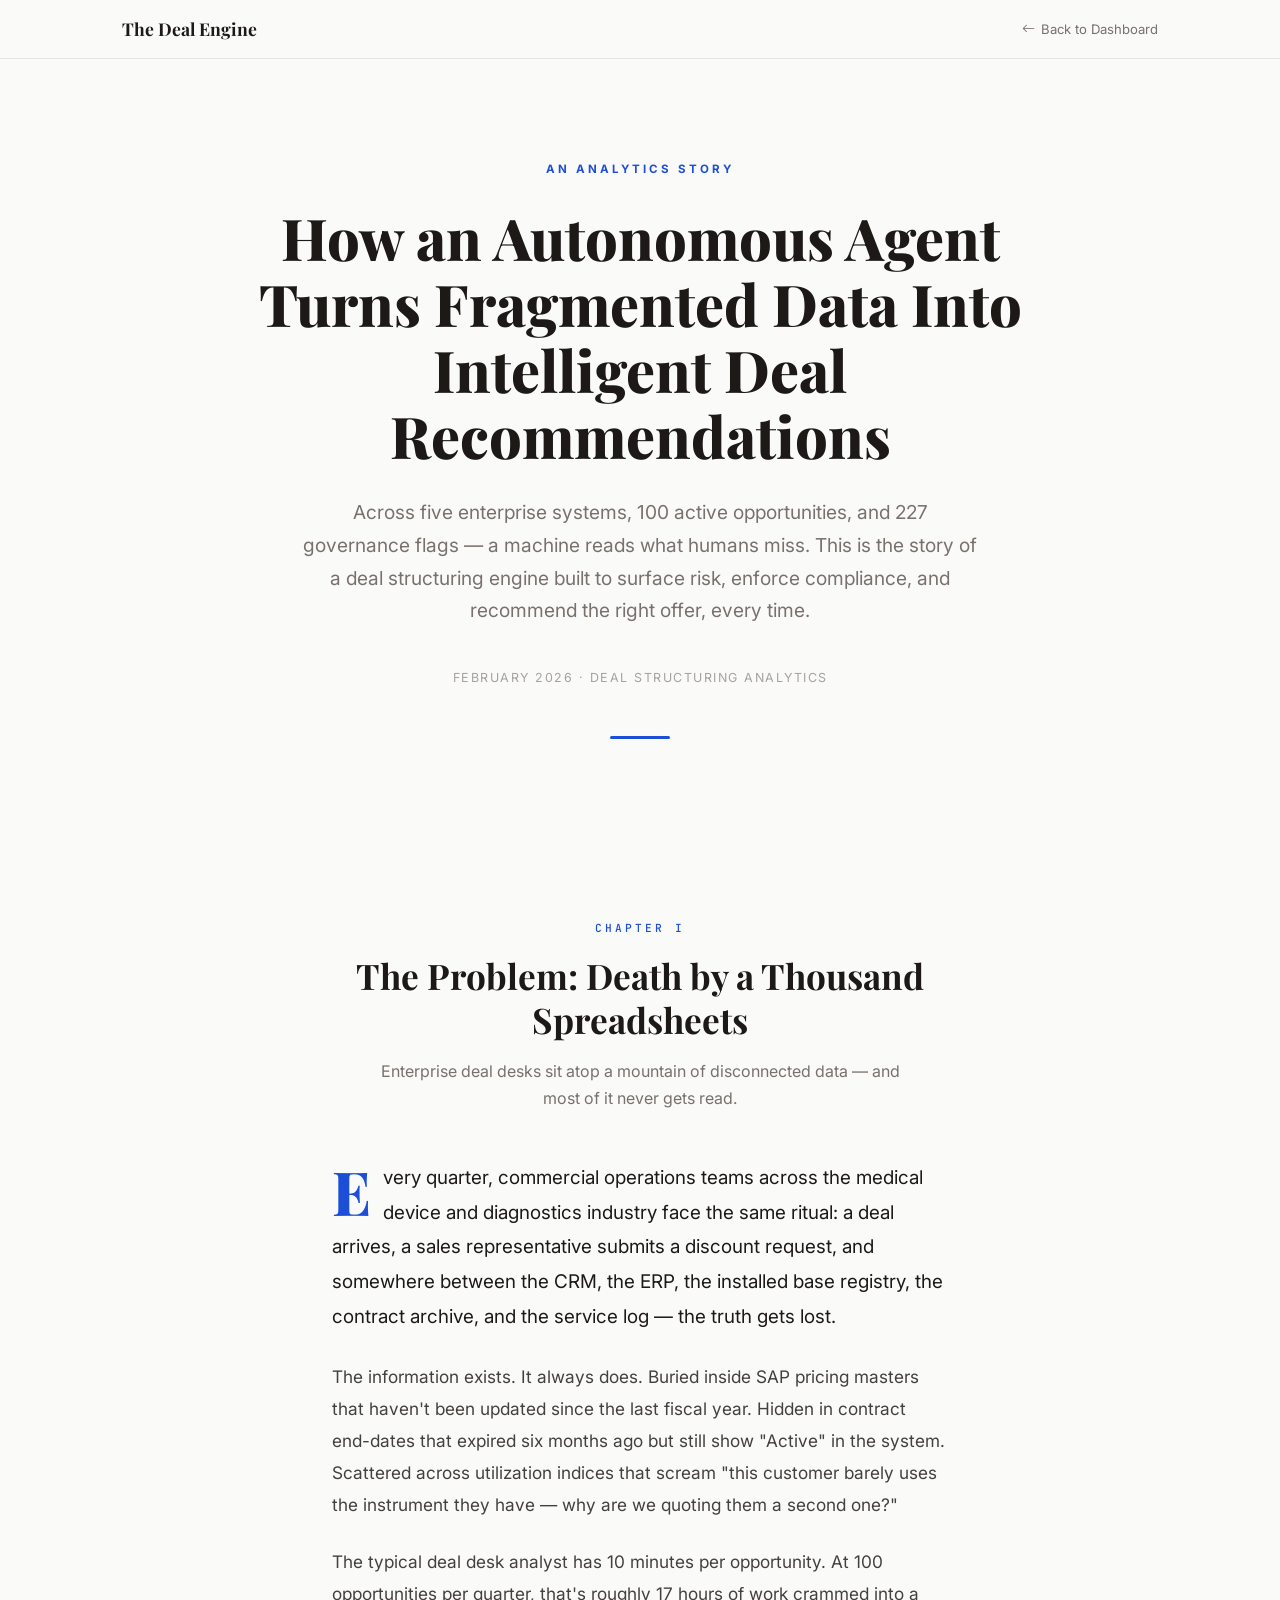
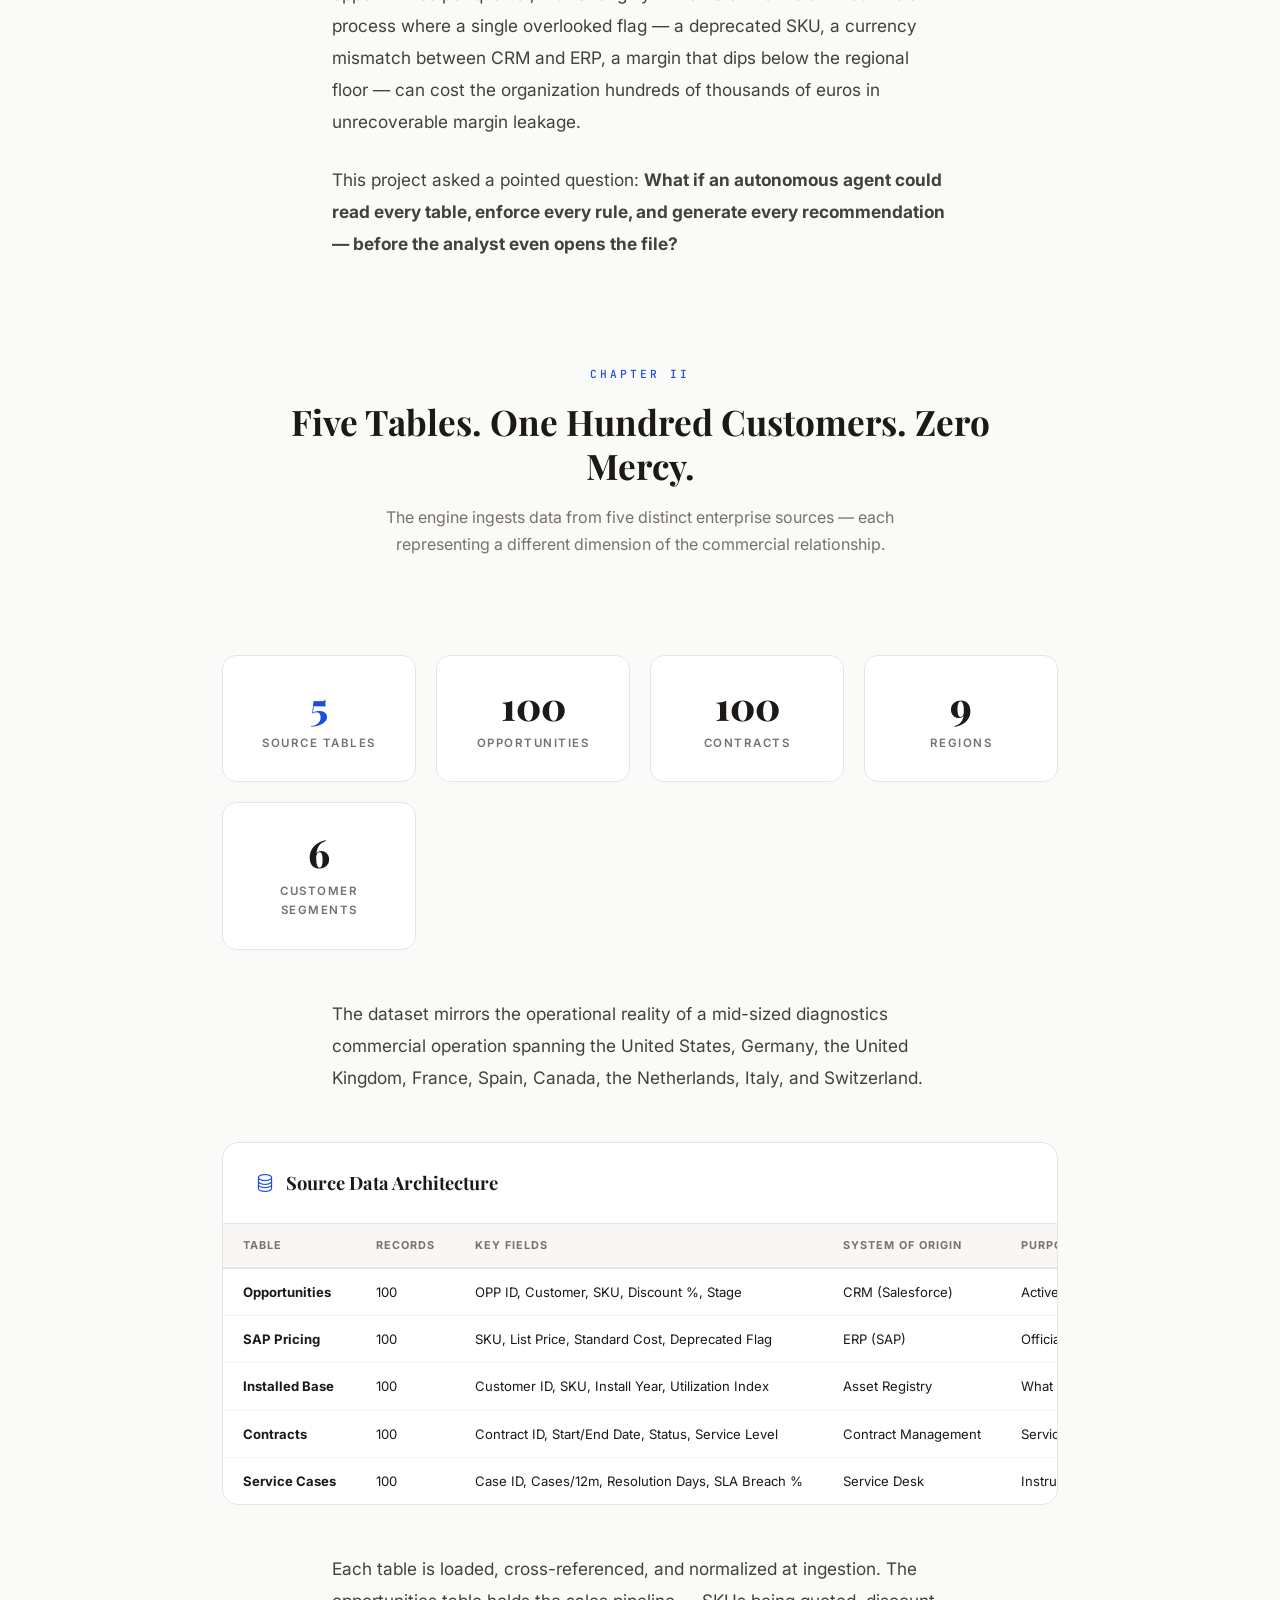
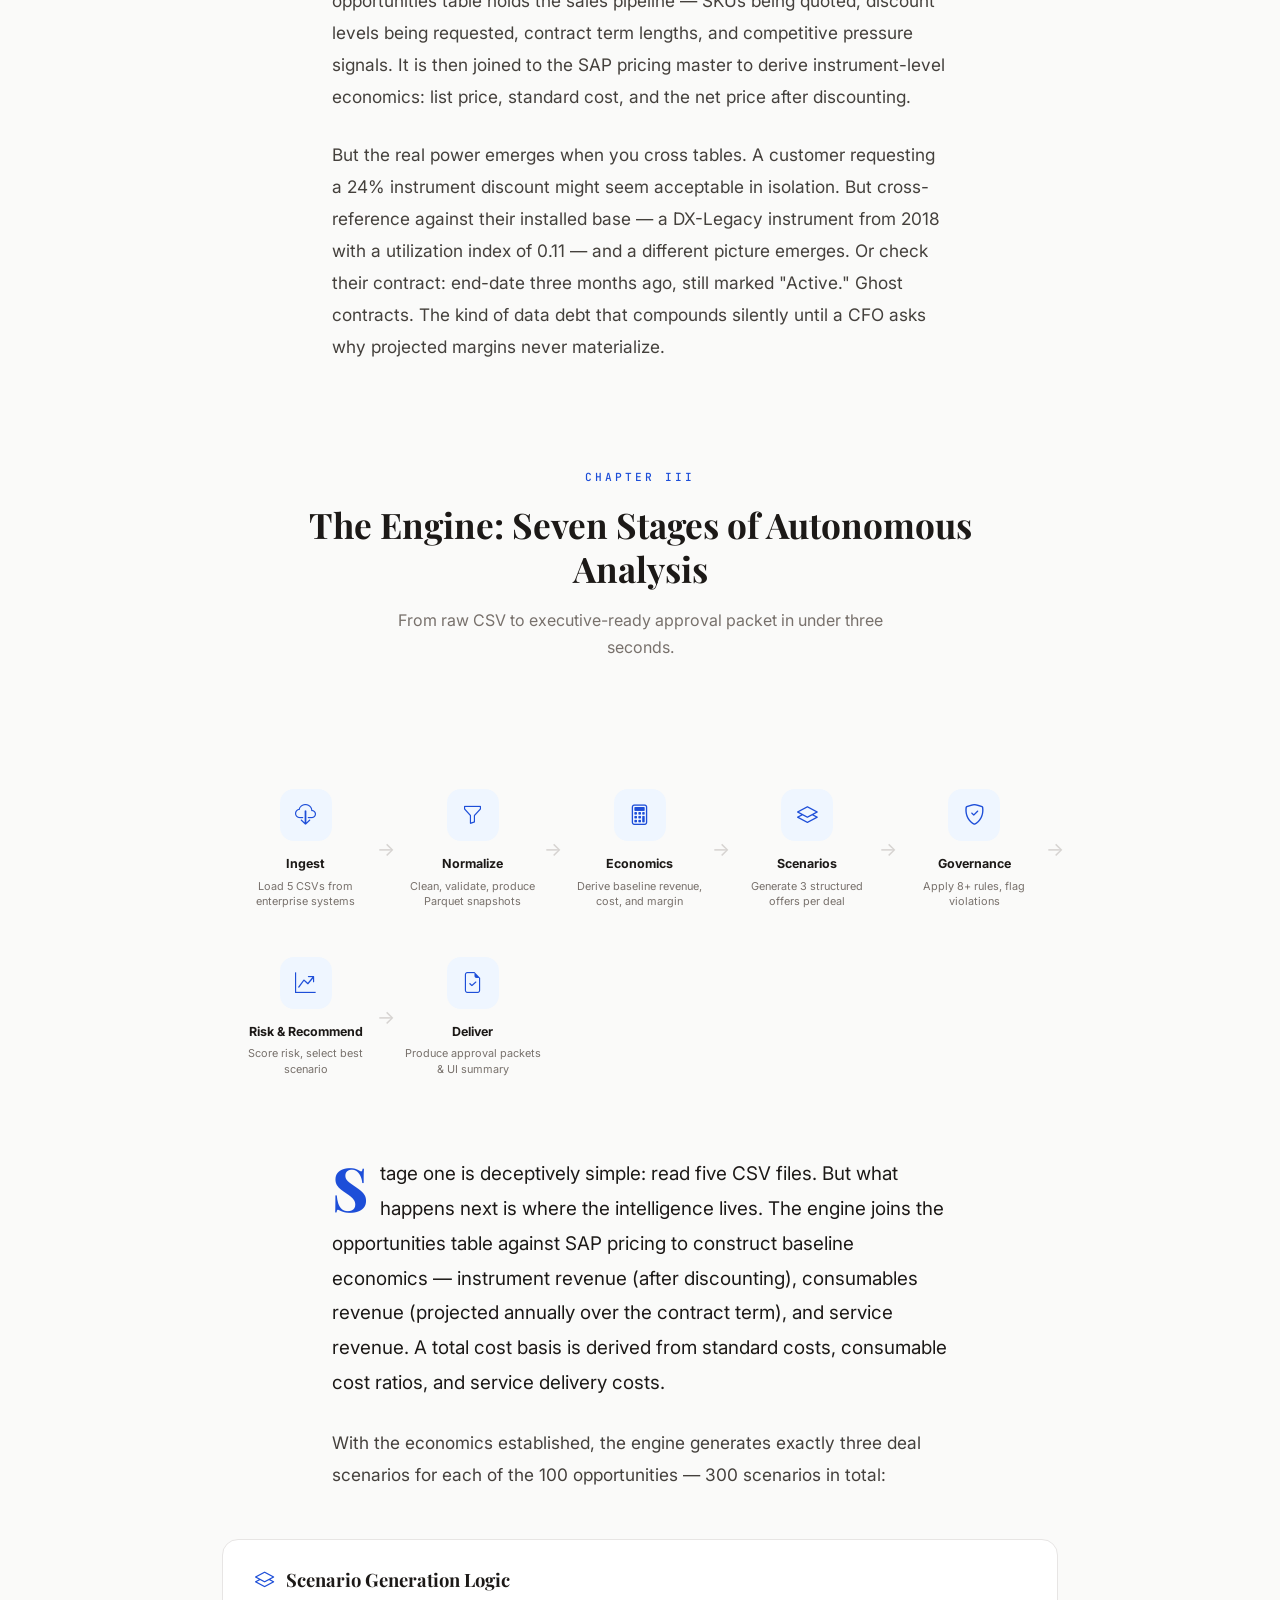
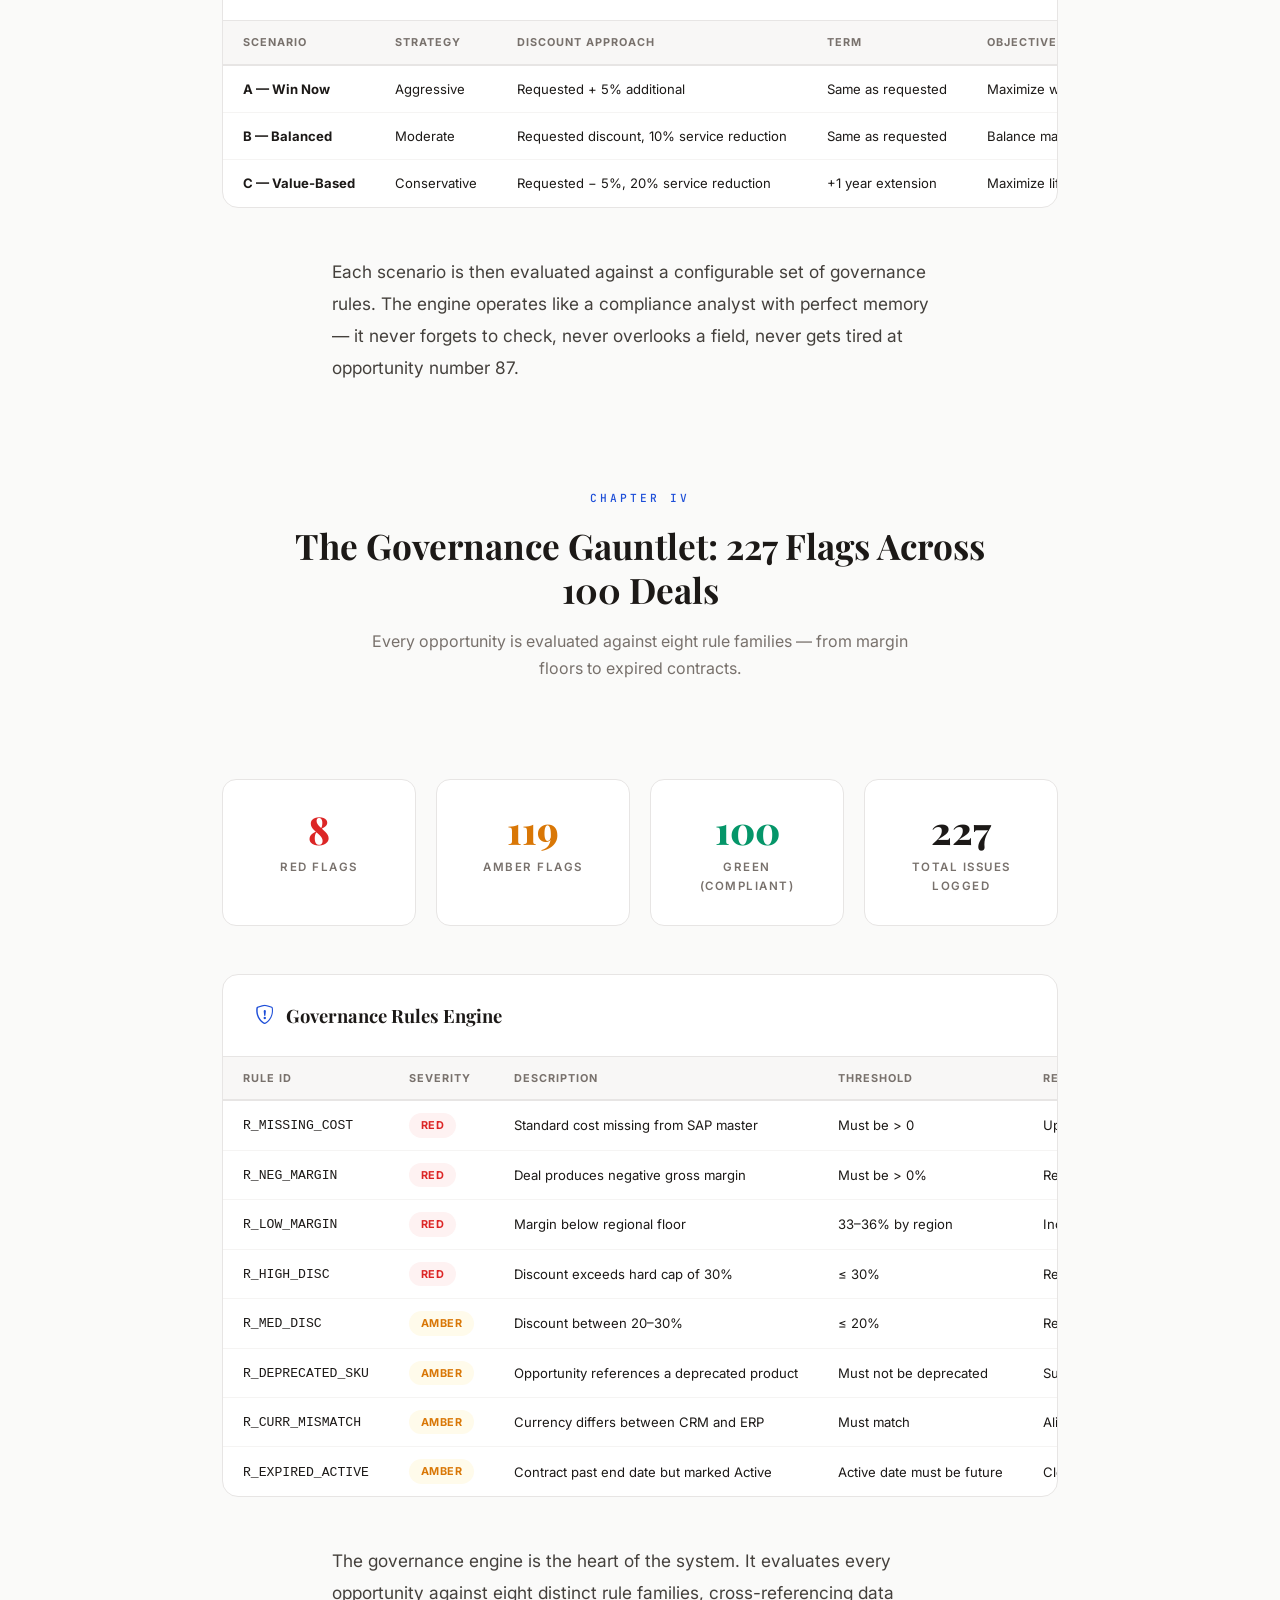
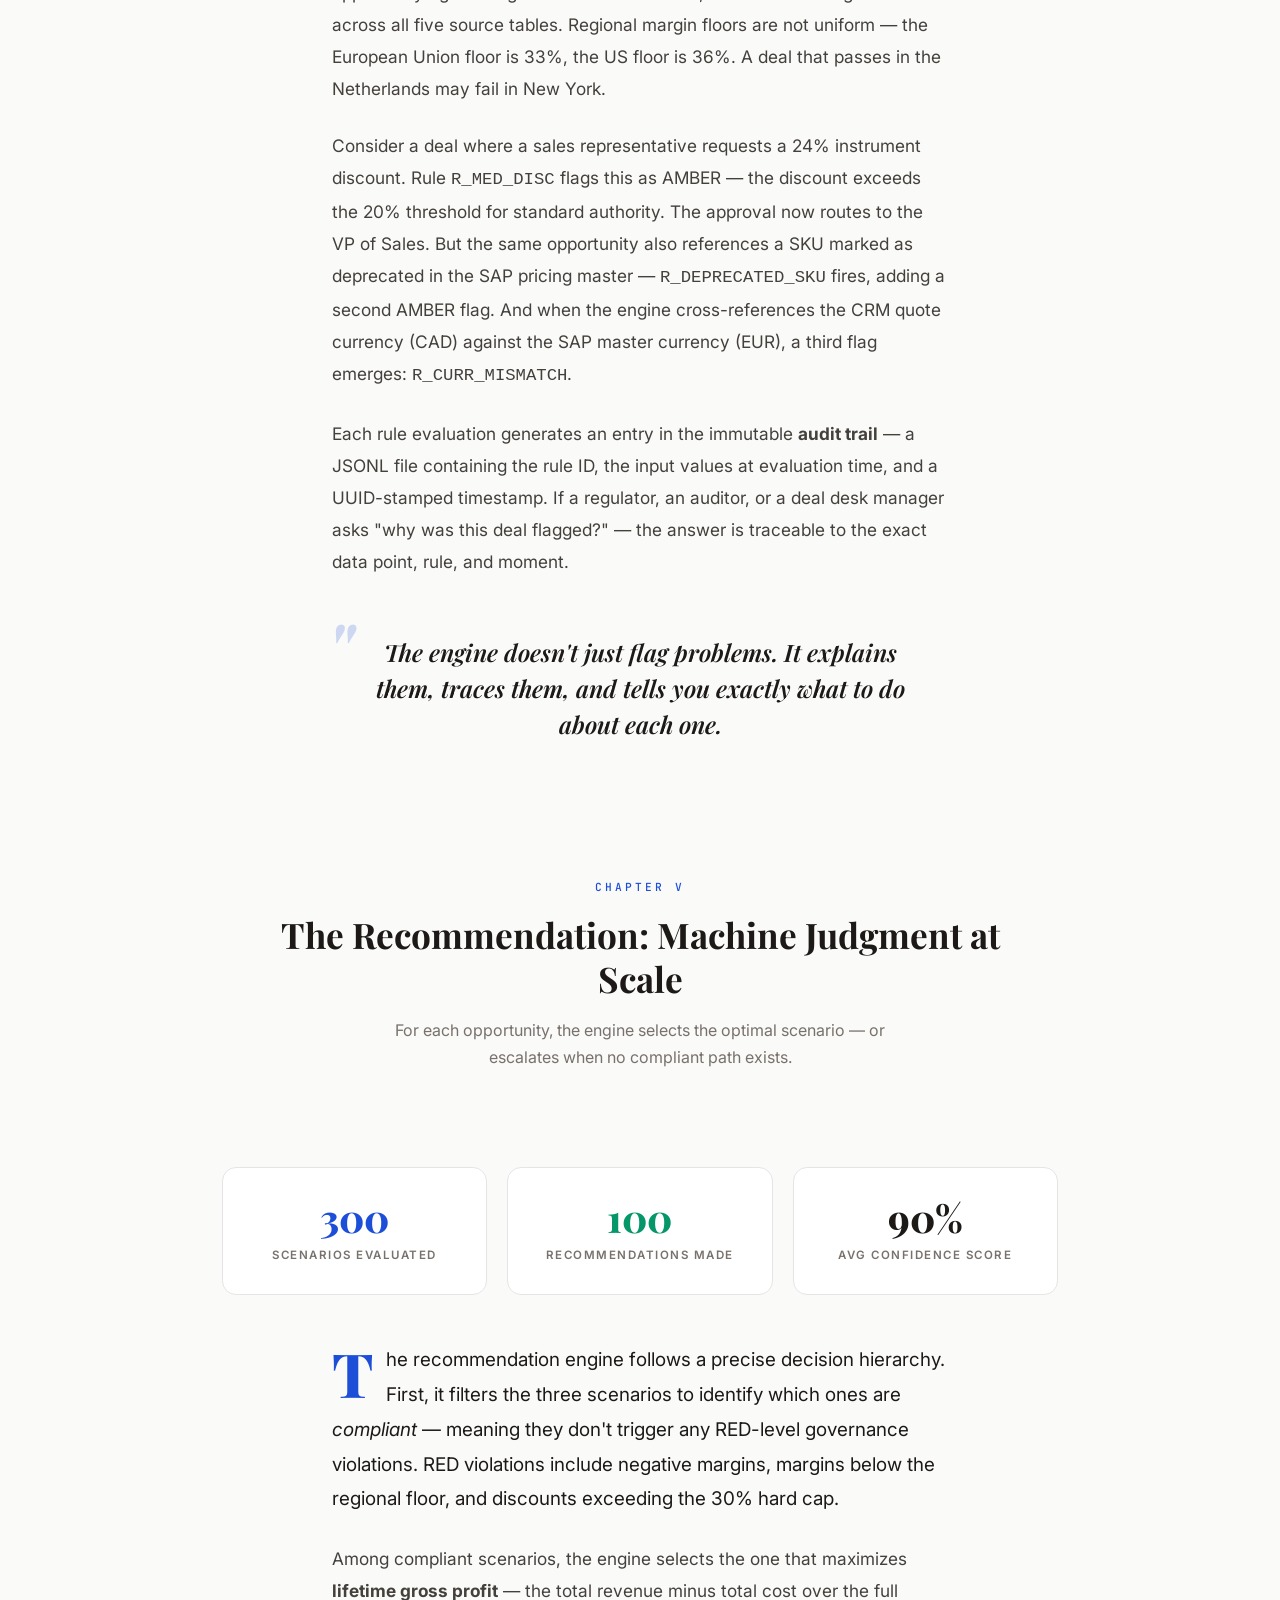
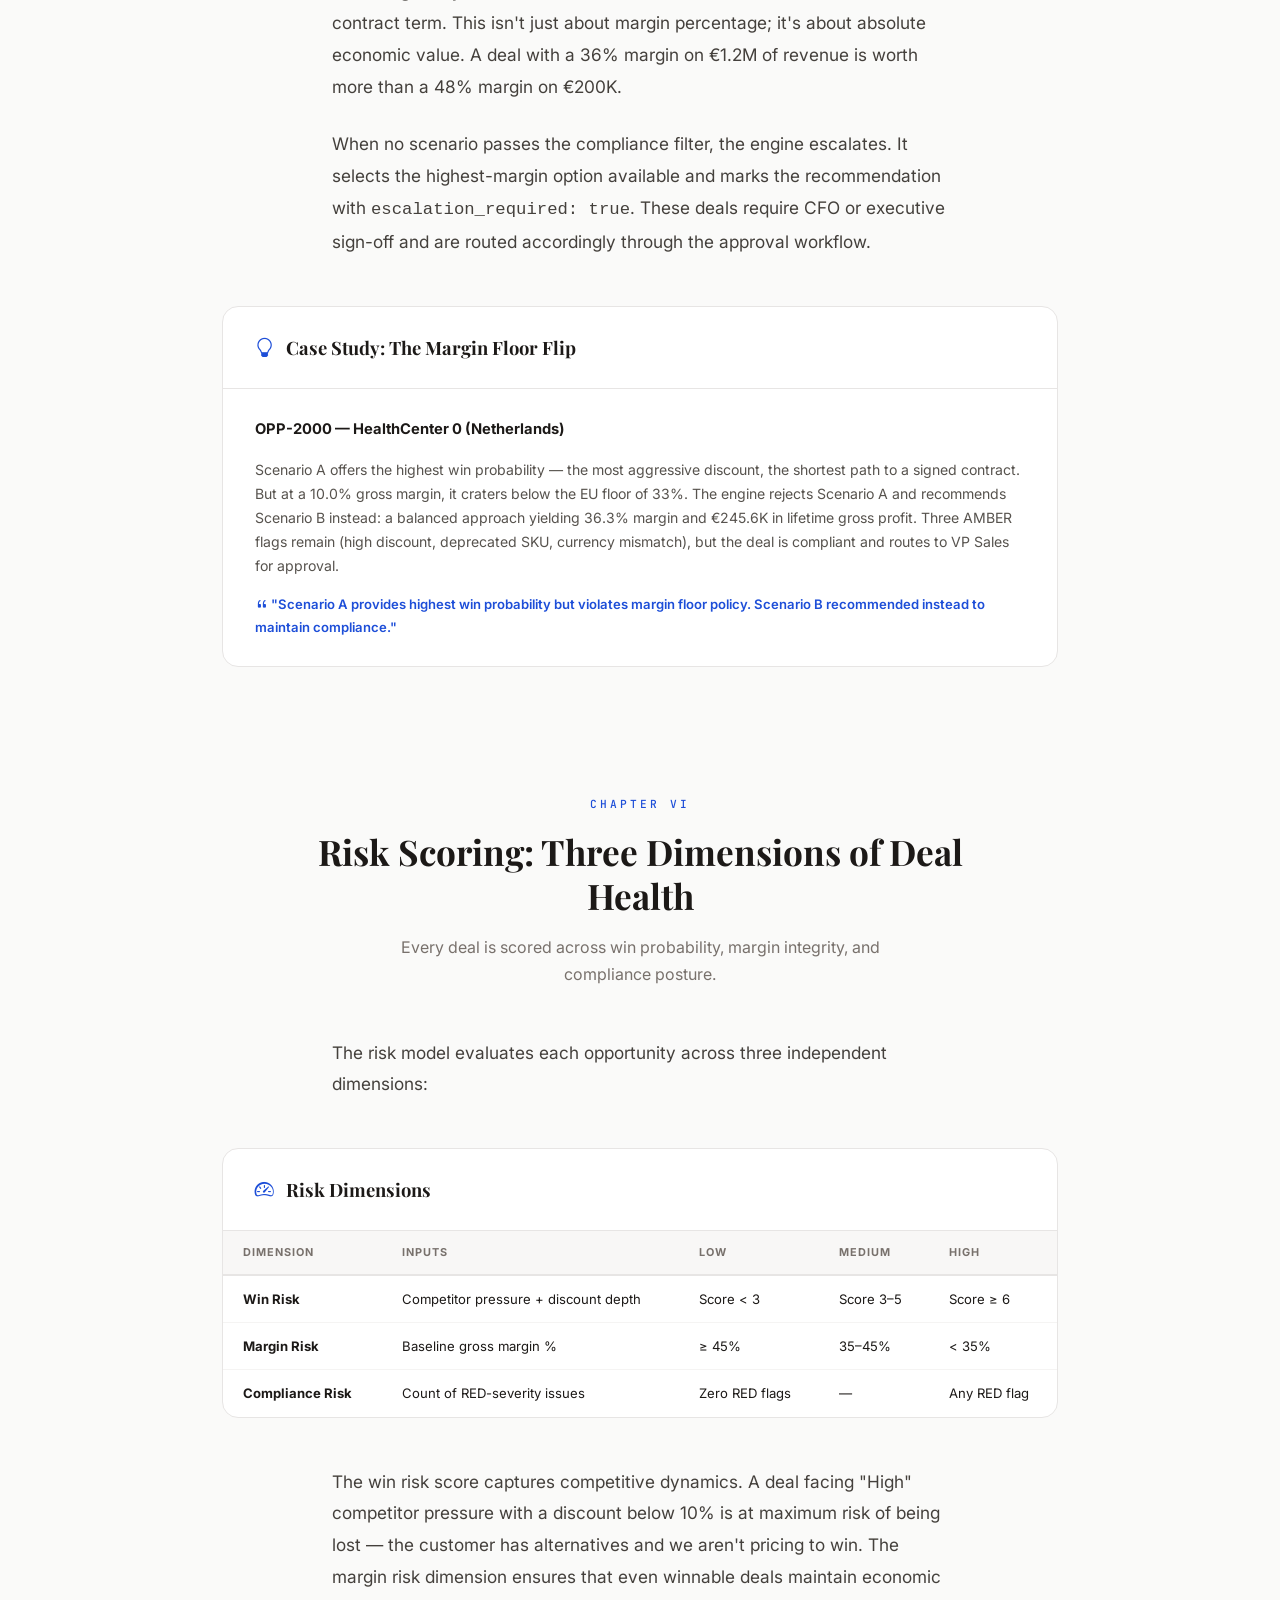
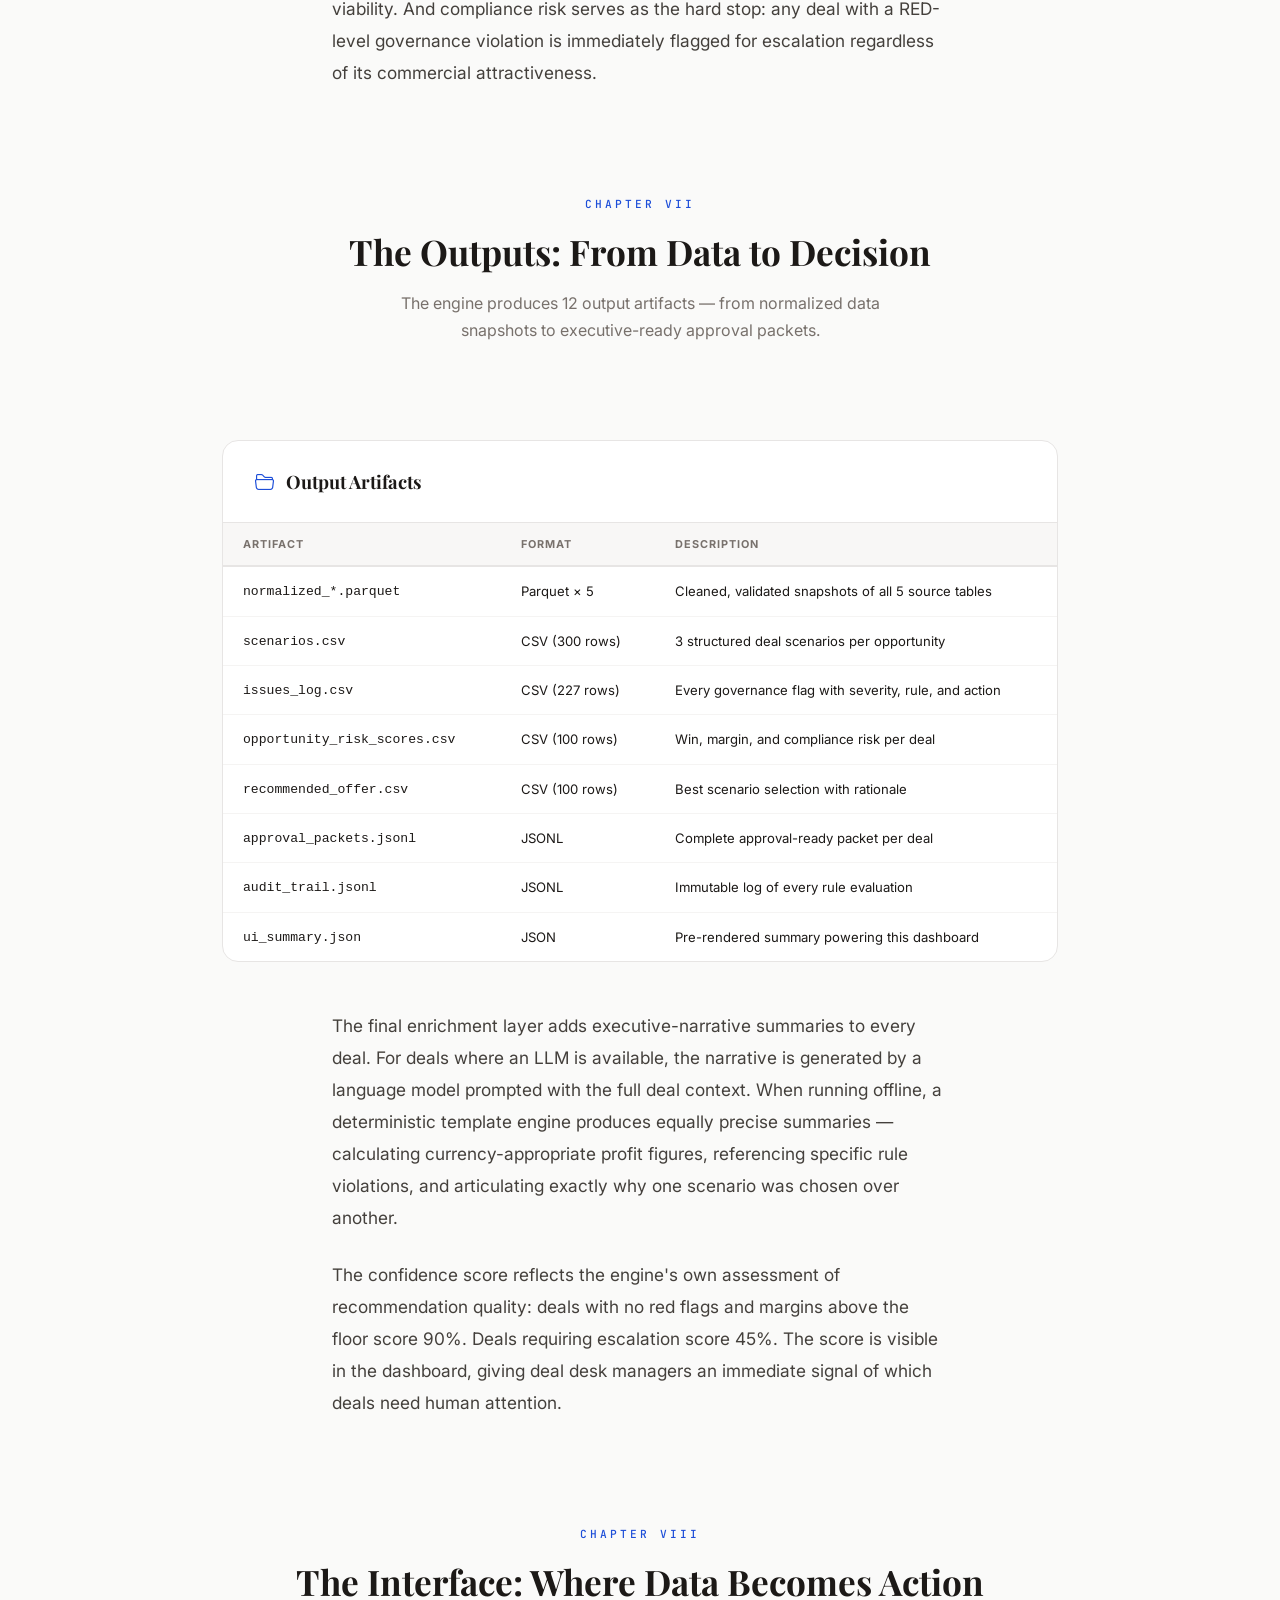
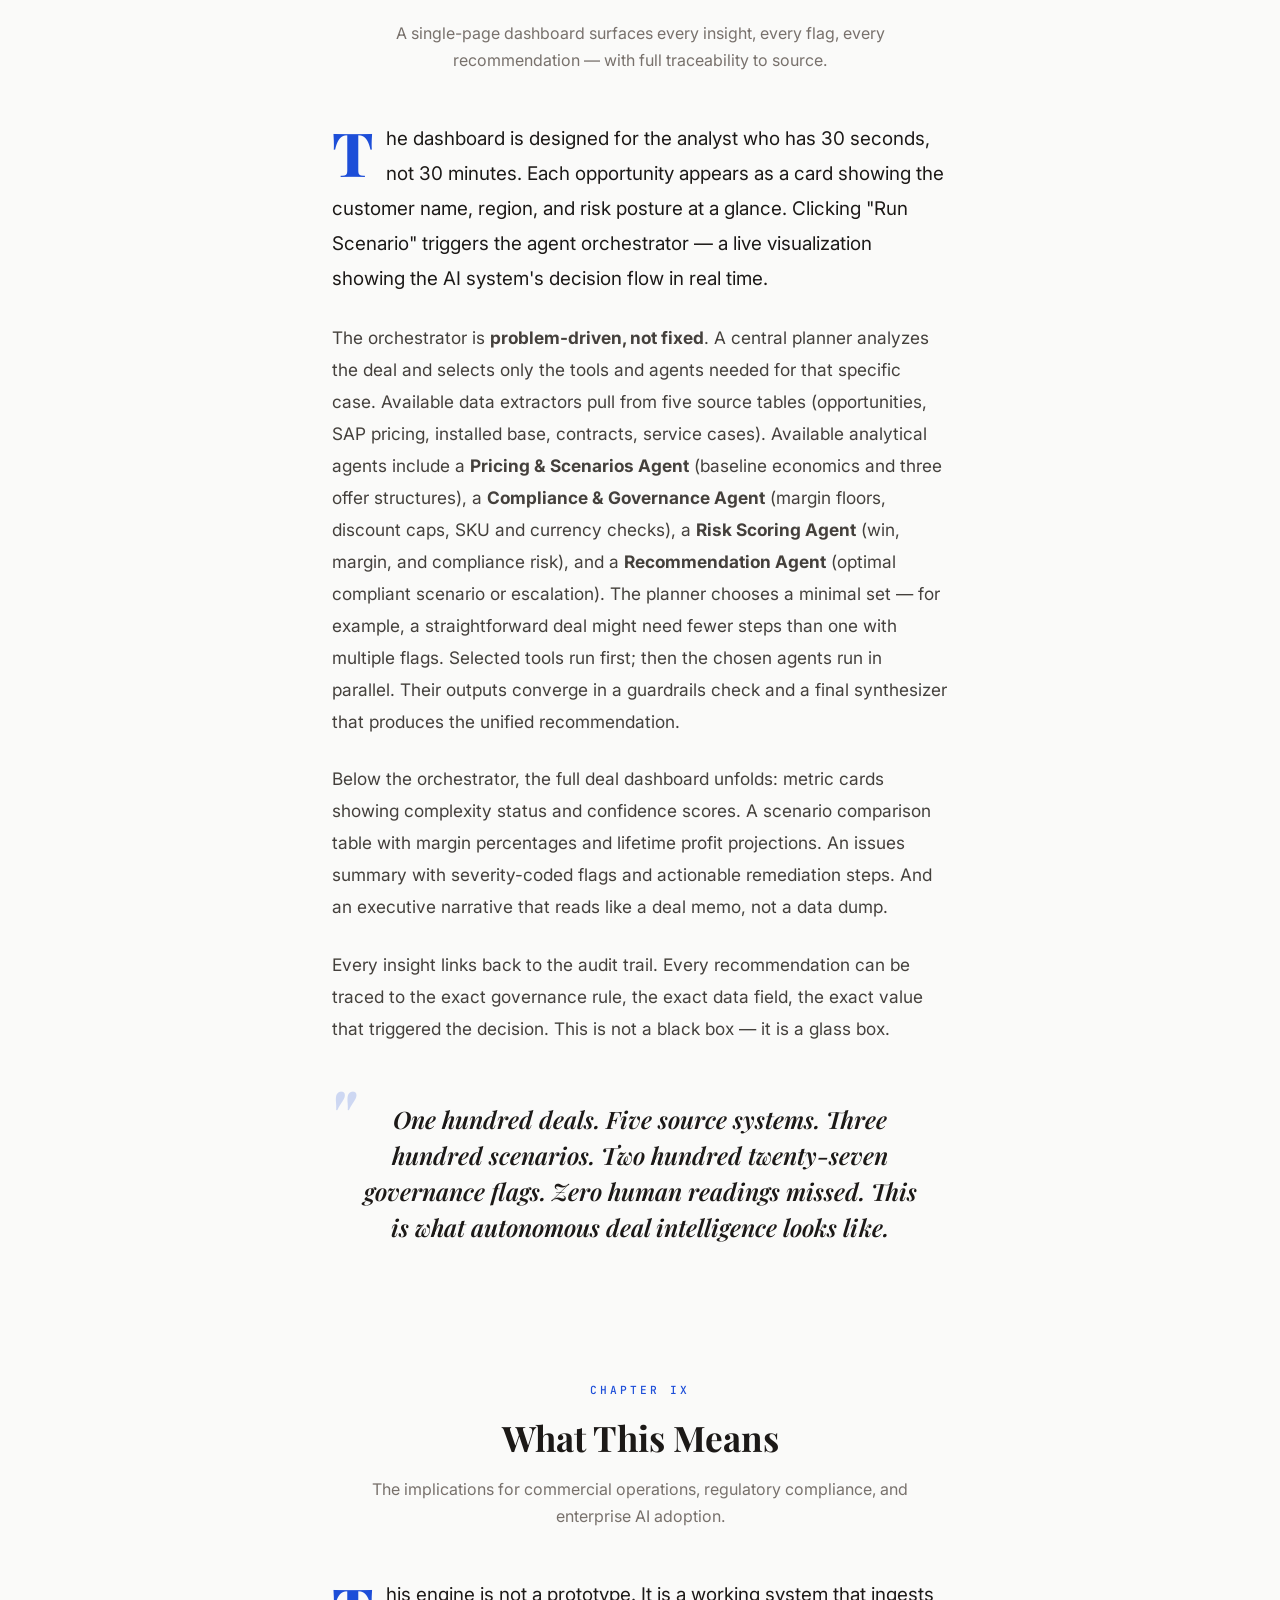
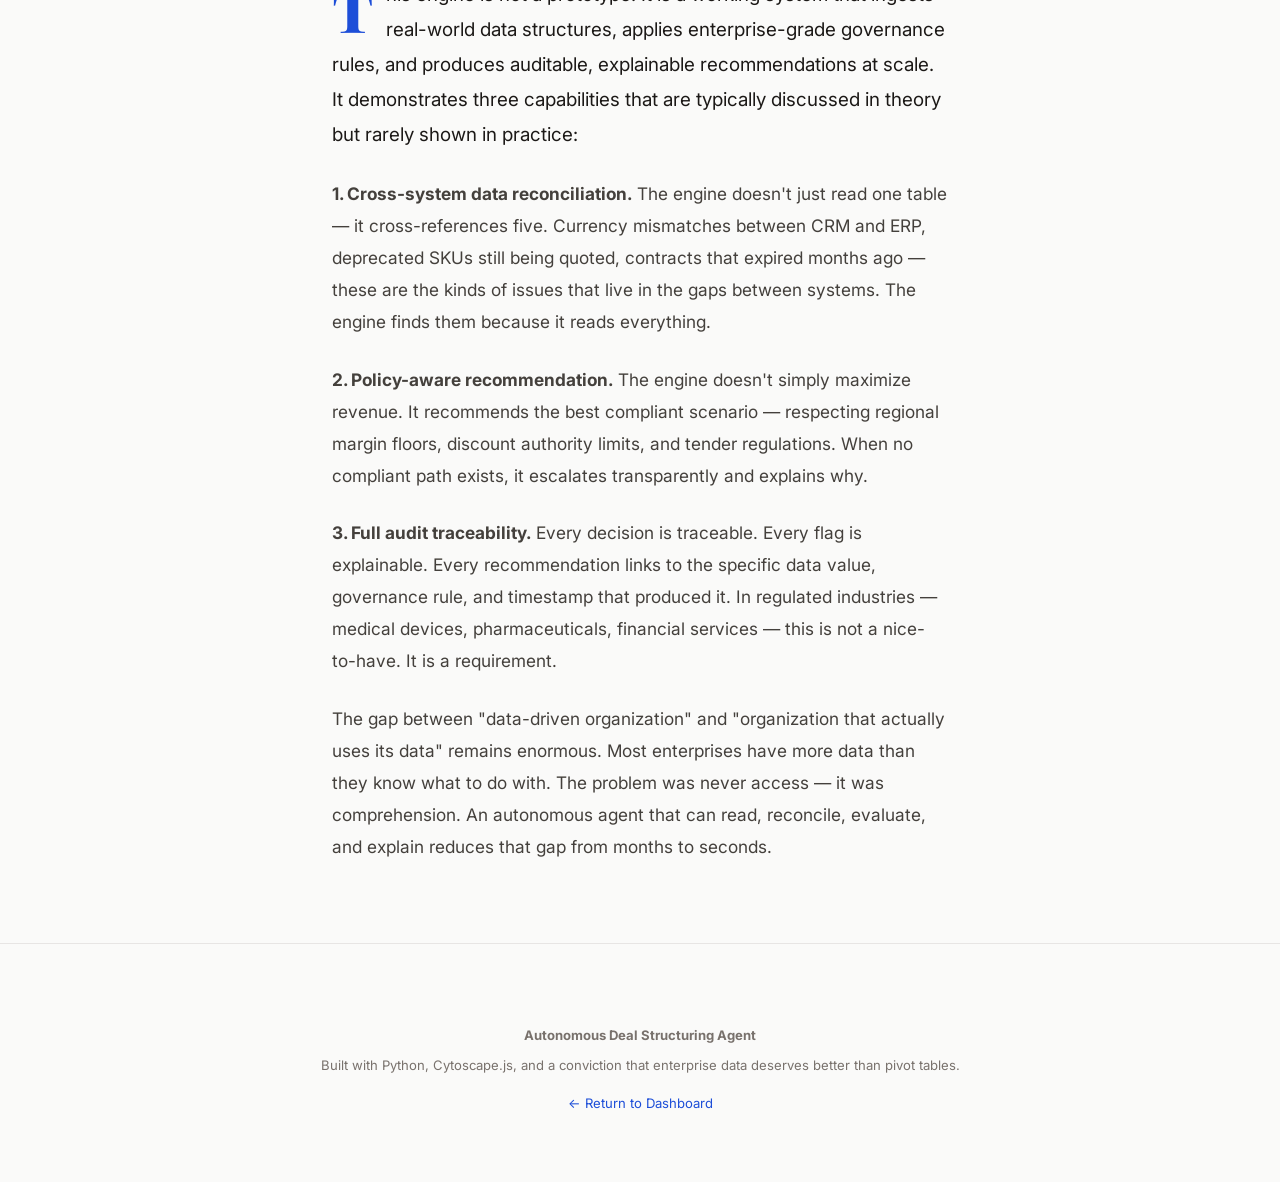
<file: story.html>
<!DOCTYPE html>
<html lang="en">

<head>
    <meta charset="UTF-8">
    <meta name="viewport" content="width=device-width, initial-scale=1.0">
    <title>The Deal Engine — A Data Story</title>
    <meta name="description"
        content="How an autonomous agent transforms fragmented enterprise data into intelligent deal recommendations across 100 opportunities.">
    <link
        href="https://fonts.googleapis.com/css2?family=Playfair+Display:wght@400;600;700;800;900&family=Inter:wght@300;400;500;600;700&family=JetBrains+Mono:wght@400;500&display=swap"
        rel="stylesheet">
    <link rel="stylesheet" href="https://cdn.jsdelivr.net/npm/bootstrap-icons@1.11.3/font/bootstrap-icons.min.css">
    <style>
        *,
        *::before,
        *::after {
            box-sizing: border-box;
            margin: 0;
            padding: 0
        }

        :root {
            --serif: 'Playfair Display', Georgia, serif;
            --sans: 'Inter', -apple-system, system-ui, sans-serif;
            --mono: 'JetBrains Mono', Consolas, monospace;
            --bg: #fafaf9;
            --text: #1c1917;
            --muted: #78716c;
            --accent: #1d4ed8;
            --accent-light: #eff6ff;
            --border: #e7e5e4;
            --card: #ffffff;
            --red: #dc2626;
            --amber: #d97706;
            --green: #059669;
        }

        html {
            scroll-behavior: smooth;
        }

        body {
            font-family: var(--sans);
            color: var(--text);
            background: var(--bg);
            line-height: 1.7;
            -webkit-font-smoothing: antialiased;
        }

        /* ─── Navigation ─── */
        .story-nav {
            position: fixed;
            top: 0;
            left: 0;
            right: 0;
            z-index: 100;
            background: rgba(250, 250, 249, 0.92);
            backdrop-filter: blur(12px);
            border-bottom: 1px solid var(--border);
            padding: 14px 0;
            transition: box-shadow 0.3s;
        }

        .story-nav.scrolled {
            box-shadow: 0 1px 8px rgba(0, 0, 0, 0.06);
        }

        .story-nav-inner {
            max-width: 1100px;
            margin: 0 auto;
            padding: 0 32px;
            display: flex;
            align-items: center;
            justify-content: space-between;
        }

        .story-nav .brand {
            font-family: var(--serif);
            font-weight: 700;
            font-size: 1.1rem;
            color: var(--text);
            text-decoration: none;
        }

        .story-nav .back-link {
            font-size: 0.82rem;
            color: var(--muted);
            text-decoration: none;
            display: flex;
            align-items: center;
            gap: 6px;
        }

        .story-nav .back-link:hover {
            color: var(--accent);
        }

        /* ─── Hero ─── */
        .hero {
            padding: 160px 32px 100px;
            text-align: center;
            max-width: 900px;
            margin: 0 auto;
        }

        .hero-kicker {
            font-family: var(--sans);
            font-size: 0.72rem;
            font-weight: 700;
            text-transform: uppercase;
            letter-spacing: 3px;
            color: var(--accent);
            margin-bottom: 24px;
        }

        .hero h1 {
            font-family: var(--serif);
            font-size: clamp(2.4rem, 5vw, 3.6rem);
            font-weight: 800;
            line-height: 1.15;
            margin-bottom: 28px;
            color: var(--text);
        }

        .hero-deck {
            font-size: 1.2rem;
            color: var(--muted);
            line-height: 1.7;
            max-width: 680px;
            margin: 0 auto 40px;
        }

        .hero-meta {
            font-size: 0.78rem;
            color: #a8a29e;
            text-transform: uppercase;
            letter-spacing: 1.5px;
        }

        .hero-divider {
            width: 60px;
            height: 3px;
            background: var(--accent);
            margin: 48px auto 0;
            border-radius: 2px;
        }

        /* ─── Prose ─── */
        .prose {
            max-width: 680px;
            margin: 0 auto;
            padding: 0 32px;
        }

        .prose p {
            font-size: 1.08rem;
            line-height: 1.85;
            margin-bottom: 1.6rem;
            color: #44403c;
        }

        .prose p.lead-graf {
            font-size: 1.18rem;
            color: var(--text);
        }

        .prose p.lead-graf::first-letter {
            font-family: var(--serif);
            font-size: 3.8rem;
            float: left;
            line-height: 0.8;
            margin: 6px 12px 0 0;
            font-weight: 800;
            color: var(--accent);
        }

        /* ─── Section Headers ─── */
        .section-break {
            text-align: center;
            padding: 80px 32px 48px;
            max-width: 800px;
            margin: 0 auto;
        }

        .section-break .number {
            font-family: var(--mono);
            font-size: 0.7rem;
            font-weight: 500;
            text-transform: uppercase;
            letter-spacing: 3px;
            color: var(--accent);
            margin-bottom: 16px;
        }

        .section-break h2 {
            font-family: var(--serif);
            font-size: clamp(1.6rem, 3.5vw, 2.2rem);
            font-weight: 700;
            line-height: 1.25;
            margin-bottom: 16px;
        }

        .section-break .subtitle {
            font-size: 1rem;
            color: var(--muted);
            max-width: 540px;
            margin: 0 auto;
        }

        /* ─── Stat Cards ─── */
        .stat-row {
            max-width: 900px;
            margin: 48px auto;
            padding: 0 32px;
            display: grid;
            grid-template-columns: repeat(auto-fit, minmax(180px, 1fr));
            gap: 20px;
        }

        .stat-card {
            background: var(--card);
            border: 1px solid var(--border);
            border-radius: 14px;
            padding: 28px 24px;
            text-align: center;
            transition: transform 0.2s, box-shadow 0.2s;
        }

        .stat-card:hover {
            transform: translateY(-2px);
            box-shadow: 0 4px 20px rgba(0, 0, 0, 0.04);
        }

        .stat-card .big {
            font-family: var(--serif);
            font-size: 2.4rem;
            font-weight: 800;
            color: var(--text);
            line-height: 1.1;
        }

        .stat-card .big.accent {
            color: var(--accent);
        }

        .stat-card .big.green {
            color: var(--green);
        }

        .stat-card .big.amber {
            color: var(--amber);
        }

        .stat-card .big.red {
            color: var(--red);
        }

        .stat-card .label {
            font-size: 0.72rem;
            text-transform: uppercase;
            letter-spacing: 1.5px;
            color: var(--muted);
            margin-top: 8px;
            font-weight: 600;
        }

        /* ─── Wide Cards / Panels ─── */
        .wide-card {
            max-width: 900px;
            margin: 48px auto;
            padding: 0 32px;
        }

        .wide-card-inner {
            background: var(--card);
            border: 1px solid var(--border);
            border-radius: 16px;
            overflow: hidden;
        }

        .wide-card-header {
            padding: 24px 32px;
            border-bottom: 1px solid var(--border);
            display: flex;
            align-items: center;
            gap: 12px;
        }

        .wide-card-header i {
            font-size: 1.2rem;
            color: var(--accent);
        }

        .wide-card-header h3 {
            font-family: var(--serif);
            font-size: 1.15rem;
            font-weight: 700;
        }

        .wide-card-body {
            padding: 0;
        }

        .wide-card-body table {
            width: 100%;
            border-collapse: collapse;
            font-size: 0.82rem;
        }

        .wide-card-body th {
            background: #f8f7f6;
            font-size: 0.68rem;
            text-transform: uppercase;
            letter-spacing: 1px;
            color: var(--muted);
            font-weight: 700;
            padding: 12px 20px;
            text-align: left;
            border-bottom: 2px solid var(--border);
            white-space: nowrap;
        }

        .wide-card-body td {
            padding: 12px 20px;
            border-bottom: 1px solid #f5f4f3;
            color: var(--text);
            white-space: nowrap;
        }

        .wide-card-body tr:last-child td {
            border-bottom: none;
        }

        /* ─── Pipeline Diagram ─── */
        .pipeline {
            max-width: 900px;
            margin: 56px auto;
            padding: 0 32px;
        }

        .pipeline-steps {
            display: grid;
            grid-template-columns: repeat(auto-fit, minmax(150px, 1fr));
            gap: 0;
            position: relative;
        }

        .pipeline-step {
            text-align: center;
            padding: 24px 12px;
            position: relative;
        }

        .pipeline-step::after {
            content: '→';
            position: absolute;
            right: -6px;
            top: 50%;
            transform: translateY(-50%);
            font-size: 1.2rem;
            color: #d6d3d1;
        }

        .pipeline-step:last-child::after {
            display: none;
        }

        .pipeline-icon {
            width: 52px;
            height: 52px;
            border-radius: 14px;
            background: var(--accent-light);
            display: flex;
            align-items: center;
            justify-content: center;
            margin: 0 auto 12px;
            font-size: 1.3rem;
            color: var(--accent);
        }

        .pipeline-step .step-title {
            font-size: 0.78rem;
            font-weight: 700;
            color: var(--text);
            margin-bottom: 4px;
        }

        .pipeline-step .step-desc {
            font-size: 0.68rem;
            color: var(--muted);
            line-height: 1.4;
        }

        /* ─── Pullquote ─── */
        .pullquote {
            max-width: 680px;
            margin: 56px auto;
            padding: 0 32px;
            text-align: center;
        }

        .pullquote blockquote {
            font-family: var(--serif);
            font-size: 1.5rem;
            font-weight: 600;
            line-height: 1.5;
            color: var(--text);
            font-style: italic;
            position: relative;
            padding: 0 24px;
        }

        .pullquote blockquote::before {
            content: '"';
            font-family: var(--serif);
            font-size: 5rem;
            position: absolute;
            left: -8px;
            top: -24px;
            color: var(--accent);
            opacity: 0.2;
            line-height: 1;
        }

        /* ─── Rule Badges ─── */
        .severity {
            display: inline-block;
            padding: 3px 12px;
            border-radius: 20px;
            font-size: 0.68rem;
            font-weight: 700;
            letter-spacing: 0.5px;
        }

        .severity.red {
            background: #fef2f2;
            color: var(--red);
        }

        .severity.amber {
            background: #fffbeb;
            color: var(--amber);
        }

        .severity.green {
            background: #ecfdf5;
            color: var(--green);
        }

        /* ─── Code Block ─── */
        .code-block {
            max-width: 680px;
            margin: 32px auto;
            padding: 0 32px;
        }

        .code-block pre {
            background: #1e1e2e;
            color: #cdd6f4;
            border-radius: 12px;
            padding: 24px 28px;
            font-family: var(--mono);
            font-size: 0.78rem;
            line-height: 1.7;
            overflow-x: auto;
        }

        .code-block .filename {
            font-family: var(--mono);
            font-size: 0.68rem;
            color: var(--muted);
            margin-bottom: 8px;
        }

        /* ─── Footer ─── */
        .story-footer {
            text-align: center;
            padding: 80px 32px;
            color: var(--muted);
            font-size: 0.82rem;
            border-top: 1px solid var(--border);
            margin-top: 80px;
        }

        .story-footer a {
            color: var(--accent);
            text-decoration: none;
        }

        /* ─── Fade-in Animation ─── */
        .reveal {
            opacity: 0;
            transform: translateY(24px);
            transition: opacity 0.7s ease, transform 0.7s ease;
        }

        .reveal.visible {
            opacity: 1;
            transform: translateY(0);
        }

        /* ─── Responsive ─── */
        @media (max-width: 768px) {
            .hero {
                padding: 120px 24px 64px;
            }

            .prose {
                padding: 0 24px;
            }

            .stat-row {
                grid-template-columns: repeat(2, 1fr);
                padding: 0 24px;
            }

            .pipeline-steps {
                grid-template-columns: repeat(2, 1fr);
            }

            .pipeline-step::after {
                display: none;
            }

            .section-break {
                padding: 56px 24px 32px;
            }
        }

        @media (max-width: 480px) {
            .stat-row {
                grid-template-columns: 1fr;
            }

            .pipeline-steps {
                grid-template-columns: 1fr;
            }
        }
    </style>
</head>

<body>

    <!-- Navigation -->
    <nav class="story-nav" id="storyNav">
        <div class="story-nav-inner">
            <a href="." class="brand">The Deal Engine</a>
            <a href="index.html" class="back-link"><i class="bi bi-arrow-left"></i> Back to Dashboard</a>
        </div>
    </nav>

    <!-- ═══════════════════════════════════════════════════════ -->
    <!-- HERO -->
    <!-- ═══════════════════════════════════════════════════════ -->
    <header class="hero">
        <div class="hero-kicker">An Analytics Story</div>
        <h1>How an Autonomous Agent Turns Fragmented Data Into Intelligent Deal Recommendations</h1>
        <p class="hero-deck">
            Across five enterprise systems, 100 active opportunities, and 227 governance flags — a machine reads what
            humans miss. This is the story of a deal structuring engine built to surface risk, enforce compliance, and
            recommend the right offer, every time.
        </p>
        <p class="hero-meta">February 2026 · Deal Structuring Analytics</p>
        <div class="hero-divider"></div>
    </header>

    <!-- ═══════════════════════════════════════════════════════ -->
    <!-- CHAPTER 1 — THE PROBLEM -->
    <!-- ═══════════════════════════════════════════════════════ -->
    <div class="section-break reveal">
        <div class="number">Chapter I</div>
        <h2>The Problem: Death by a Thousand Spreadsheets</h2>
        <p class="subtitle">Enterprise deal desks sit atop a mountain of disconnected data — and most of it never gets
            read.</p>
    </div>

    <div class="prose reveal">
        <p class="lead-graf">Every quarter, commercial operations teams across the medical device and diagnostics
            industry face the same ritual: a deal arrives, a sales representative submits a discount request, and
            somewhere between the CRM, the ERP, the installed base registry, the contract archive, and the service log —
            the truth gets lost.</p>
        <p>The information exists. It always does. Buried inside SAP pricing masters that haven't been updated since the
            last fiscal year. Hidden in contract end-dates that expired six months ago but still show "Active" in the
            system. Scattered across utilization indices that scream "this customer barely uses the instrument they have
            — why are we quoting them a second one?"</p>
        <p>The typical deal desk analyst has 10 minutes per opportunity. At 100 opportunities per quarter, that's
            roughly 17 hours of work crammed into a process where a single overlooked flag — a deprecated SKU, a
            currency mismatch between CRM and ERP, a margin that dips below the regional floor — can cost the
            organization hundreds of thousands of euros in unrecoverable margin leakage.</p>
        <p>This project asked a pointed question: <strong>What if an autonomous agent could read every table, enforce
                every rule, and generate every recommendation — before the analyst even opens the file?</strong></p>
    </div>

    <!-- ═══════════════════════════════════════════════════════ -->
    <!-- CHAPTER 2 — THE DATA -->
    <!-- ═══════════════════════════════════════════════════════ -->
    <div class="section-break reveal">
        <div class="number">Chapter II</div>
        <h2>Five Tables. One Hundred Customers. Zero Mercy.</h2>
        <p class="subtitle">The engine ingests data from five distinct enterprise sources — each representing a
            different dimension of the commercial relationship.</p>
    </div>

    <div class="stat-row reveal">
        <div class="stat-card">
            <div class="big accent">5</div>
            <div class="label">Source Tables</div>
        </div>
        <div class="stat-card">
            <div class="big">100</div>
            <div class="label">Opportunities</div>
        </div>
        <div class="stat-card">
            <div class="big">100</div>
            <div class="label">Contracts</div>
        </div>
        <div class="stat-card">
            <div class="big">9</div>
            <div class="label">Regions</div>
        </div>
        <div class="stat-card">
            <div class="big">6</div>
            <div class="label">Customer Segments</div>
        </div>
    </div>

    <div class="prose reveal">
        <p>The dataset mirrors the operational reality of a mid-sized diagnostics commercial operation spanning the
            United States, Germany, the United Kingdom, France, Spain, Canada, the Netherlands, Italy, and Switzerland.
        </p>
    </div>

    <!-- Source Tables Panel -->
    <div class="wide-card reveal">
        <div class="wide-card-inner">
            <div class="wide-card-header">
                <i class="bi bi-database"></i>
                <h3>Source Data Architecture</h3>
            </div>
            <div class="wide-card-body">
                <table>
                    <thead>
                        <tr>
                            <th>Table</th>
                            <th>Records</th>
                            <th>Key Fields</th>
                            <th>System of Origin</th>
                            <th>Purpose</th>
                        </tr>
                    </thead>
                    <tbody>
                        <tr>
                            <td><strong>Opportunities</strong></td>
                            <td>100</td>
                            <td>OPP ID, Customer, SKU, Discount %, Stage</td>
                            <td>CRM (Salesforce)</td>
                            <td>Active pipeline with pricing requests</td>
                        </tr>
                        <tr>
                            <td><strong>SAP Pricing</strong></td>
                            <td>100</td>
                            <td>SKU, List Price, Standard Cost, Deprecated Flag</td>
                            <td>ERP (SAP)</td>
                            <td>Official pricing & cost basis</td>
                        </tr>
                        <tr>
                            <td><strong>Installed Base</strong></td>
                            <td>100</td>
                            <td>Customer ID, SKU, Install Year, Utilization Index</td>
                            <td>Asset Registry</td>
                            <td>What the customer already owns</td>
                        </tr>
                        <tr>
                            <td><strong>Contracts</strong></td>
                            <td>100</td>
                            <td>Contract ID, Start/End Date, Status, Service Level</td>
                            <td>Contract Management</td>
                            <td>Service agreement status</td>
                        </tr>
                        <tr>
                            <td><strong>Service Cases</strong></td>
                            <td>100</td>
                            <td>Case ID, Cases/12m, Resolution Days, SLA Breach %</td>
                            <td>Service Desk</td>
                            <td>Instrument reliability & support history</td>
                        </tr>
                    </tbody>
                </table>
            </div>
        </div>
    </div>

    <div class="prose reveal">
        <p>Each table is loaded, cross-referenced, and normalized at ingestion. The opportunities table holds the sales
            pipeline — SKUs being quoted, discount levels being requested, contract term lengths, and competitive
            pressure signals. It is then joined to the SAP pricing master to derive instrument-level economics: list
            price, standard cost, and the net price after discounting.</p>
        <p>But the real power emerges when you cross tables. A customer requesting a 24% instrument discount might seem
            acceptable in isolation. But cross-reference against their installed base — a DX-Legacy instrument from 2018
            with a utilization index of 0.11 — and a different picture emerges. Or check their contract: end-date three
            months ago, still marked "Active." Ghost contracts. The kind of data debt that compounds silently until a
            CFO asks why projected margins never materialize.</p>
    </div>

    <!-- ═══════════════════════════════════════════════════════ -->
    <!-- CHAPTER 3 — THE ENGINE -->
    <!-- ═══════════════════════════════════════════════════════ -->
    <div class="section-break reveal">
        <div class="number">Chapter III</div>
        <h2>The Engine: Seven Stages of Autonomous Analysis</h2>
        <p class="subtitle">From raw CSV to executive-ready approval packet in under three seconds.</p>
    </div>

    <div class="pipeline reveal">
        <div class="pipeline-steps">
            <div class="pipeline-step">
                <div class="pipeline-icon"><i class="bi bi-cloud-download"></i></div>
                <div class="step-title">Ingest</div>
                <div class="step-desc">Load 5 CSVs from enterprise systems</div>
            </div>
            <div class="pipeline-step">
                <div class="pipeline-icon"><i class="bi bi-funnel"></i></div>
                <div class="step-title">Normalize</div>
                <div class="step-desc">Clean, validate, produce Parquet snapshots</div>
            </div>
            <div class="pipeline-step">
                <div class="pipeline-icon"><i class="bi bi-calculator"></i></div>
                <div class="step-title">Economics</div>
                <div class="step-desc">Derive baseline revenue, cost, and margin</div>
            </div>
            <div class="pipeline-step">
                <div class="pipeline-icon"><i class="bi bi-layers"></i></div>
                <div class="step-title">Scenarios</div>
                <div class="step-desc">Generate 3 structured offers per deal</div>
            </div>
            <div class="pipeline-step">
                <div class="pipeline-icon"><i class="bi bi-shield-check"></i></div>
                <div class="step-title">Governance</div>
                <div class="step-desc">Apply 8+ rules, flag violations</div>
            </div>
            <div class="pipeline-step">
                <div class="pipeline-icon"><i class="bi bi-graph-up-arrow"></i></div>
                <div class="step-title">Risk & Recommend</div>
                <div class="step-desc">Score risk, select best scenario</div>
            </div>
            <div class="pipeline-step">
                <div class="pipeline-icon"><i class="bi bi-file-earmark-check"></i></div>
                <div class="step-title">Deliver</div>
                <div class="step-desc">Produce approval packets & UI summary</div>
            </div>
        </div>
    </div>

    <div class="prose reveal">
        <p class="lead-graf">Stage one is deceptively simple: read five CSV files. But what happens next is where the
            intelligence lives. The engine joins the opportunities table against SAP pricing to construct baseline
            economics — instrument revenue (after discounting), consumables revenue (projected annually over the
            contract term), and service revenue. A total cost basis is derived from standard costs, consumable cost
            ratios, and service delivery costs.</p>
        <p>With the economics established, the engine generates exactly three deal scenarios for each of the 100
            opportunities — 300 scenarios in total:</p>
    </div>

    <div class="wide-card reveal">
        <div class="wide-card-inner">
            <div class="wide-card-header">
                <i class="bi bi-layers"></i>
                <h3>Scenario Generation Logic</h3>
            </div>
            <div class="wide-card-body">
                <table>
                    <thead>
                        <tr>
                            <th>Scenario</th>
                            <th>Strategy</th>
                            <th>Discount Approach</th>
                            <th>Term</th>
                            <th>Objective</th>
                        </tr>
                    </thead>
                    <tbody>
                        <tr>
                            <td><strong>A — Win Now</strong></td>
                            <td>Aggressive</td>
                            <td>Requested + 5% additional</td>
                            <td>Same as requested</td>
                            <td>Maximize win probability</td>
                        </tr>
                        <tr>
                            <td><strong>B — Balanced</strong></td>
                            <td>Moderate</td>
                            <td>Requested discount, 10% service reduction</td>
                            <td>Same as requested</td>
                            <td>Balance margin and competitiveness</td>
                        </tr>
                        <tr>
                            <td><strong>C — Value-Based</strong></td>
                            <td>Conservative</td>
                            <td>Requested − 5%, 20% service reduction</td>
                            <td>+1 year extension</td>
                            <td>Maximize lifetime profit</td>
                        </tr>
                    </tbody>
                </table>
            </div>
        </div>
    </div>

    <div class="prose reveal">
        <p>Each scenario is then evaluated against a configurable set of governance rules. The engine operates like a
            compliance analyst with perfect memory — it never forgets to check, never overlooks a field, never gets
            tired at opportunity number 87.</p>
    </div>

    <!-- ═══════════════════════════════════════════════════════ -->
    <!-- CHAPTER 4 — GOVERNANCE -->
    <!-- ═══════════════════════════════════════════════════════ -->
    <div class="section-break reveal">
        <div class="number">Chapter IV</div>
        <h2>The Governance Gauntlet: 227 Flags Across 100 Deals</h2>
        <p class="subtitle">Every opportunity is evaluated against eight rule families — from margin floors to expired
            contracts.</p>
    </div>

    <div class="stat-row reveal">
        <div class="stat-card">
            <div class="big red">8</div>
            <div class="label">RED Flags</div>
        </div>
        <div class="stat-card">
            <div class="big amber">119</div>
            <div class="label">AMBER Flags</div>
        </div>
        <div class="stat-card">
            <div class="big green">100</div>
            <div class="label">GREEN (Compliant)</div>
        </div>
        <div class="stat-card">
            <div class="big">227</div>
            <div class="label">Total Issues Logged</div>
        </div>
    </div>

    <div class="wide-card reveal">
        <div class="wide-card-inner">
            <div class="wide-card-header">
                <i class="bi bi-shield-exclamation"></i>
                <h3>Governance Rules Engine</h3>
            </div>
            <div class="wide-card-body">
                <table>
                    <thead>
                        <tr>
                            <th>Rule ID</th>
                            <th>Severity</th>
                            <th>Description</th>
                            <th>Threshold</th>
                            <th>Recommended Action</th>
                        </tr>
                    </thead>
                    <tbody>
                        <tr>
                            <td><code>R_MISSING_COST</code></td>
                            <td><span class="severity red">RED</span></td>
                            <td>Standard cost missing from SAP master</td>
                            <td>Must be > 0</td>
                            <td>Update SAP master data</td>
                        </tr>
                        <tr>
                            <td><code>R_NEG_MARGIN</code></td>
                            <td><span class="severity red">RED</span></td>
                            <td>Deal produces negative gross margin</td>
                            <td>Must be > 0%</td>
                            <td>Reject or restructure</td>
                        </tr>
                        <tr>
                            <td><code>R_LOW_MARGIN</code></td>
                            <td><span class="severity red">RED</span></td>
                            <td>Margin below regional floor</td>
                            <td>33–36% by region</td>
                            <td>Increase price or bundle</td>
                        </tr>
                        <tr>
                            <td><code>R_HIGH_DISC</code></td>
                            <td><span class="severity red">RED</span></td>
                            <td>Discount exceeds hard cap of 30%</td>
                            <td>≤ 30%</td>
                            <td>Require CFO approval</td>
                        </tr>
                        <tr>
                            <td><code>R_MED_DISC</code></td>
                            <td><span class="severity amber">AMBER</span></td>
                            <td>Discount between 20–30%</td>
                            <td>≤ 20%</td>
                            <td>Require VP approval</td>
                        </tr>
                        <tr>
                            <td><code>R_DEPRECATED_SKU</code></td>
                            <td><span class="severity amber">AMBER</span></td>
                            <td>Opportunity references a deprecated product</td>
                            <td>Must not be deprecated</td>
                            <td>Suggest current model upgrade</td>
                        </tr>
                        <tr>
                            <td><code>R_CURR_MISMATCH</code></td>
                            <td><span class="severity amber">AMBER</span></td>
                            <td>Currency differs between CRM and ERP</td>
                            <td>Must match</td>
                            <td>Align currencies before quoting</td>
                        </tr>
                        <tr>
                            <td><code>R_EXPIRED_ACTIVE</code></td>
                            <td><span class="severity amber">AMBER</span></td>
                            <td>Contract past end date but marked Active</td>
                            <td>Active date must be future</td>
                            <td>Close out or renew in CRM</td>
                        </tr>
                    </tbody>
                </table>
            </div>
        </div>
    </div>

    <div class="prose reveal">
        <p>The governance engine is the heart of the system. It evaluates every opportunity against eight distinct rule
            families, cross-referencing data across all five source tables. Regional margin floors are not uniform — the
            European Union floor is 33%, the US floor is 36%. A deal that passes in the Netherlands may fail in New
            York.</p>
        <p>Consider a deal where a sales representative requests a 24% instrument discount. Rule <code>R_MED_DISC</code>
            flags this as AMBER — the discount exceeds the 20% threshold for standard authority. The approval now routes
            to the VP of Sales. But the same opportunity also references a SKU marked as deprecated in the SAP pricing
            master — <code>R_DEPRECATED_SKU</code> fires, adding a second AMBER flag. And when the engine
            cross-references the CRM quote currency (CAD) against the SAP master currency (EUR), a third flag emerges:
            <code>R_CURR_MISMATCH</code>.</p>
        <p>Each rule evaluation generates an entry in the immutable <strong>audit trail</strong> — a JSONL file
            containing the rule ID, the input values at evaluation time, and a UUID-stamped timestamp. If a regulator,
            an auditor, or a deal desk manager asks "why was this deal flagged?" — the answer is traceable to the exact
            data point, rule, and moment.</p>
    </div>

    <div class="pullquote reveal">
        <blockquote>The engine doesn't just flag problems. It explains them, traces them, and tells you exactly what to
            do about each one.</blockquote>
    </div>

    <!-- ═══════════════════════════════════════════════════════ -->
    <!-- CHAPTER 5 — RECOMMENDATIONS -->
    <!-- ═══════════════════════════════════════════════════════ -->
    <div class="section-break reveal">
        <div class="number">Chapter V</div>
        <h2>The Recommendation: Machine Judgment at Scale</h2>
        <p class="subtitle">For each opportunity, the engine selects the optimal scenario — or escalates when no
            compliant path exists.</p>
    </div>

    <div class="stat-row reveal">
        <div class="stat-card">
            <div class="big accent">300</div>
            <div class="label">Scenarios Evaluated</div>
        </div>
        <div class="stat-card">
            <div class="big green">100</div>
            <div class="label">Recommendations Made</div>
        </div>
        <div class="stat-card">
            <div class="big">90%</div>
            <div class="label">Avg Confidence Score</div>
        </div>
    </div>

    <div class="prose reveal">
        <p class="lead-graf">The recommendation engine follows a precise decision hierarchy. First, it filters the three
            scenarios to identify which ones are <em>compliant</em> — meaning they don't trigger any RED-level
            governance violations. RED violations include negative margins, margins below the regional floor, and
            discounts exceeding the 30% hard cap.</p>
        <p>Among compliant scenarios, the engine selects the one that maximizes <strong>lifetime gross profit</strong> —
            the total revenue minus total cost over the full contract term. This isn't just about margin percentage;
            it's about absolute economic value. A deal with a 36% margin on €1.2M of revenue is worth more than a 48%
            margin on €200K.</p>
        <p>When no scenario passes the compliance filter, the engine escalates. It selects the highest-margin option
            available and marks the recommendation with <code>escalation_required: true</code>. These deals require CFO
            or executive sign-off and are routed accordingly through the approval workflow.</p>
    </div>

    <div class="wide-card reveal">
        <div class="wide-card-inner">
            <div class="wide-card-header">
                <i class="bi bi-lightbulb"></i>
                <h3>Case Study: The Margin Floor Flip</h3>
            </div>
            <div class="wide-card-body" style="padding: 28px 32px;">
                <p style="font-size: 0.92rem; line-height: 1.7; color: var(--text); margin-bottom: 16px;">
                    <strong>OPP-2000 — HealthCenter 0 (Netherlands)</strong>
                </p>
                <p style="font-size: 0.88rem; line-height: 1.7; color: #57534e; margin-bottom: 16px;">
                    Scenario A offers the highest win probability — the most aggressive discount, the shortest path to a
                    signed contract. But at a 10.0% gross margin, it craters below the EU floor of 33%. The engine
                    rejects Scenario A and recommends Scenario B instead: a balanced approach yielding 36.3% margin and
                    €245.6K in lifetime gross profit. Three AMBER flags remain (high discount, deprecated SKU, currency
                    mismatch), but the deal is compliant and routes to VP Sales for approval.
                </p>
                <p style="font-size: 0.82rem; color: var(--accent); font-weight: 600;"><i class="bi bi-quote me-1"></i>
                    "Scenario A provides highest win probability but violates margin floor policy. Scenario B
                    recommended instead to maintain compliance."</p>
            </div>
        </div>
    </div>

    <!-- ═══════════════════════════════════════════════════════ -->
    <!-- CHAPTER 6 — RISK SCORING -->
    <!-- ═══════════════════════════════════════════════════════ -->
    <div class="section-break reveal">
        <div class="number">Chapter VI</div>
        <h2>Risk Scoring: Three Dimensions of Deal Health</h2>
        <p class="subtitle">Every deal is scored across win probability, margin integrity, and compliance posture.</p>
    </div>

    <div class="prose reveal">
        <p>The risk model evaluates each opportunity across three independent dimensions:</p>
    </div>

    <div class="wide-card reveal">
        <div class="wide-card-inner">
            <div class="wide-card-header">
                <i class="bi bi-speedometer2"></i>
                <h3>Risk Dimensions</h3>
            </div>
            <div class="wide-card-body">
                <table>
                    <thead>
                        <tr>
                            <th>Dimension</th>
                            <th>Inputs</th>
                            <th>Low</th>
                            <th>Medium</th>
                            <th>High</th>
                        </tr>
                    </thead>
                    <tbody>
                        <tr>
                            <td><strong>Win Risk</strong></td>
                            <td>Competitor pressure + discount depth</td>
                            <td>Score < 3</td>
                            <td>Score 3–5</td>
                            <td>Score ≥ 6</td>
                        </tr>
                        <tr>
                            <td><strong>Margin Risk</strong></td>
                            <td>Baseline gross margin %</td>
                            <td>≥ 45%</td>
                            <td>35–45%</td>
                            <td>
                                < 35%</td>
                        </tr>
                        <tr>
                            <td><strong>Compliance Risk</strong></td>
                            <td>Count of RED-severity issues</td>
                            <td>Zero RED flags</td>
                            <td>—</td>
                            <td>Any RED flag</td>
                        </tr>
                    </tbody>
                </table>
            </div>
        </div>
    </div>

    <div class="prose reveal">
        <p>The win risk score captures competitive dynamics. A deal facing "High" competitor pressure with a discount
            below 10% is at maximum risk of being lost — the customer has alternatives and we aren't pricing to win. The
            margin risk dimension ensures that even winnable deals maintain economic viability. And compliance risk
            serves as the hard stop: any deal with a RED-level governance violation is immediately flagged for
            escalation regardless of its commercial attractiveness.</p>
    </div>

    <!-- ═══════════════════════════════════════════════════════ -->
    <!-- CHAPTER 7 — OUTPUTS -->
    <!-- ═══════════════════════════════════════════════════════ -->
    <div class="section-break reveal">
        <div class="number">Chapter VII</div>
        <h2>The Outputs: From Data to Decision</h2>
        <p class="subtitle">The engine produces 12 output artifacts — from normalized data snapshots to executive-ready
            approval packets.</p>
    </div>

    <div class="wide-card reveal">
        <div class="wide-card-inner">
            <div class="wide-card-header">
                <i class="bi bi-folder2-open"></i>
                <h3>Output Artifacts</h3>
            </div>
            <div class="wide-card-body">
                <table>
                    <thead>
                        <tr>
                            <th>Artifact</th>
                            <th>Format</th>
                            <th>Description</th>
                        </tr>
                    </thead>
                    <tbody>
                        <tr>
                            <td><code>normalized_*.parquet</code></td>
                            <td>Parquet × 5</td>
                            <td>Cleaned, validated snapshots of all 5 source tables</td>
                        </tr>
                        <tr>
                            <td><code>scenarios.csv</code></td>
                            <td>CSV (300 rows)</td>
                            <td>3 structured deal scenarios per opportunity</td>
                        </tr>
                        <tr>
                            <td><code>issues_log.csv</code></td>
                            <td>CSV (227 rows)</td>
                            <td>Every governance flag with severity, rule, and action</td>
                        </tr>
                        <tr>
                            <td><code>opportunity_risk_scores.csv</code></td>
                            <td>CSV (100 rows)</td>
                            <td>Win, margin, and compliance risk per deal</td>
                        </tr>
                        <tr>
                            <td><code>recommended_offer.csv</code></td>
                            <td>CSV (100 rows)</td>
                            <td>Best scenario selection with rationale</td>
                        </tr>
                        <tr>
                            <td><code>approval_packets.jsonl</code></td>
                            <td>JSONL</td>
                            <td>Complete approval-ready packet per deal</td>
                        </tr>
                        <tr>
                            <td><code>audit_trail.jsonl</code></td>
                            <td>JSONL</td>
                            <td>Immutable log of every rule evaluation</td>
                        </tr>
                        <tr>
                            <td><code>ui_summary.json</code></td>
                            <td>JSON</td>
                            <td>Pre-rendered summary powering this dashboard</td>
                        </tr>
                    </tbody>
                </table>
            </div>
        </div>
    </div>

    <div class="prose reveal">
        <p>The final enrichment layer adds executive-narrative summaries to every deal. For deals where an LLM is
            available, the narrative is generated by a language model prompted with the full deal context. When running
            offline, a deterministic template engine produces equally precise summaries — calculating
            currency-appropriate profit figures, referencing specific rule violations, and articulating exactly why one
            scenario was chosen over another.</p>
        <p>The confidence score reflects the engine's own assessment of recommendation quality: deals with no red flags
            and margins above the floor score 90%. Deals requiring escalation score 45%. The score is visible in the
            dashboard, giving deal desk managers an immediate signal of which deals need human attention.</p>
    </div>

    <!-- ═══════════════════════════════════════════════════════ -->
    <!-- CHAPTER 8 — THE UI -->
    <!-- ═══════════════════════════════════════════════════════ -->
    <div class="section-break reveal">
        <div class="number">Chapter VIII</div>
        <h2>The Interface: Where Data Becomes Action</h2>
        <p class="subtitle">A single-page dashboard surfaces every insight, every flag, every recommendation — with full
            traceability to source.</p>
    </div>

    <div class="prose reveal">
        <p class="lead-graf">The dashboard is designed for the analyst who has 30 seconds, not 30 minutes. Each
            opportunity appears as a card showing the customer name, region, and risk posture at a glance. Clicking "Run
            Scenario" triggers the agent orchestrator — a live visualization showing the AI system's decision flow in
            real time.</p>
        <p>The orchestrator is <strong>problem-driven, not fixed</strong>. A central planner analyzes the deal and
            selects only the tools and agents needed for that specific case. Available data extractors pull from five
            source tables (opportunities, SAP pricing, installed base, contracts, service cases). Available analytical
            agents include a <strong>Pricing &amp; Scenarios Agent</strong> (baseline economics and three offer structures),
            a <strong>Compliance &amp; Governance Agent</strong> (margin floors, discount caps, SKU and currency checks),
            a <strong>Risk Scoring Agent</strong> (win, margin, and compliance risk), and a <strong>Recommendation Agent</strong>
            (optimal compliant scenario or escalation). The planner chooses a minimal set — for example, a straightforward
            deal might need fewer steps than one with multiple flags. Selected tools run first; then the chosen agents run
            in parallel. Their outputs converge in a guardrails check and a final synthesizer that produces the unified
            recommendation.</p>
        <p>Below the orchestrator, the full deal dashboard unfolds: metric cards showing complexity status and
            confidence scores. A scenario comparison table with margin percentages and lifetime profit projections. An
            issues summary with severity-coded flags and actionable remediation steps. And an executive narrative that
            reads like a deal memo, not a data dump.</p>
        <p>Every insight links back to the audit trail. Every recommendation can be traced to the exact governance rule,
            the exact data field, the exact value that triggered the decision. This is not a black box — it is a glass
            box.</p>
    </div>

    <div class="pullquote reveal">
        <blockquote>One hundred deals. Five source systems. Three hundred scenarios. Two hundred twenty-seven governance
            flags. Zero human readings missed. This is what autonomous deal intelligence looks like.</blockquote>
    </div>

    <!-- ═══════════════════════════════════════════════════════ -->
    <!-- CHAPTER 9 — WHAT THIS MEANS -->
    <!-- ═══════════════════════════════════════════════════════ -->
    <div class="section-break reveal">
        <div class="number">Chapter IX</div>
        <h2>What This Means</h2>
        <p class="subtitle">The implications for commercial operations, regulatory compliance, and enterprise AI
            adoption.</p>
    </div>

    <div class="prose reveal">
        <p class="lead-graf">This engine is not a prototype. It is a working system that ingests real-world data
            structures, applies enterprise-grade governance rules, and produces auditable, explainable recommendations
            at scale. It demonstrates three capabilities that are typically discussed in theory but rarely shown in
            practice:</p>
        <p><strong>1. Cross-system data reconciliation.</strong> The engine doesn't just read one table — it
            cross-references five. Currency mismatches between CRM and ERP, deprecated SKUs still being quoted,
            contracts that expired months ago — these are the kinds of issues that live in the gaps between systems. The
            engine finds them because it reads everything.</p>
        <p><strong>2. Policy-aware recommendation.</strong> The engine doesn't simply maximize revenue. It recommends
            the best compliant scenario — respecting regional margin floors, discount authority limits, and tender
            regulations. When no compliant path exists, it escalates transparently and explains why.</p>
        <p><strong>3. Full audit traceability.</strong> Every decision is traceable. Every flag is explainable. Every
            recommendation links to the specific data value, governance rule, and timestamp that produced it. In
            regulated industries — medical devices, pharmaceuticals, financial services — this is not a nice-to-have. It
            is a requirement.</p>
        <p>The gap between "data-driven organization" and "organization that actually uses its data" remains enormous.
            Most enterprises have more data than they know what to do with. The problem was never access — it was
            comprehension. An autonomous agent that can read, reconcile, evaluate, and explain reduces that gap from
            months to seconds.</p>
    </div>

    <!-- Footer -->
    <footer class="story-footer">
        <p style="margin-bottom: 8px;"><strong>Autonomous Deal Structuring Agent</strong></p>
        <p>Built with Python, Cytoscape.js, and a conviction that enterprise data deserves better than pivot tables.</p>
        <p style="margin-top: 16px;"><a href="index.html">← Return to Dashboard</a></p>
    </footer>

    <script>
        // Scroll reveal animation
        const reveals = document.querySelectorAll('.reveal');
        const observer = new IntersectionObserver((entries) => {
            entries.forEach(entry => {
                if (entry.isIntersecting) {
                    entry.target.classList.add('visible');
                }
            });
        }, { threshold: 0.12, rootMargin: '0px 0px -40px 0px' });
        reveals.forEach(el => observer.observe(el));

        // Navbar shadow on scroll
        const nav = document.getElementById('storyNav');
        window.addEventListener('scroll', () => {
            nav.classList.toggle('scrolled', window.scrollY > 10);
        });
    </script>

</body>

</html>
</file>
